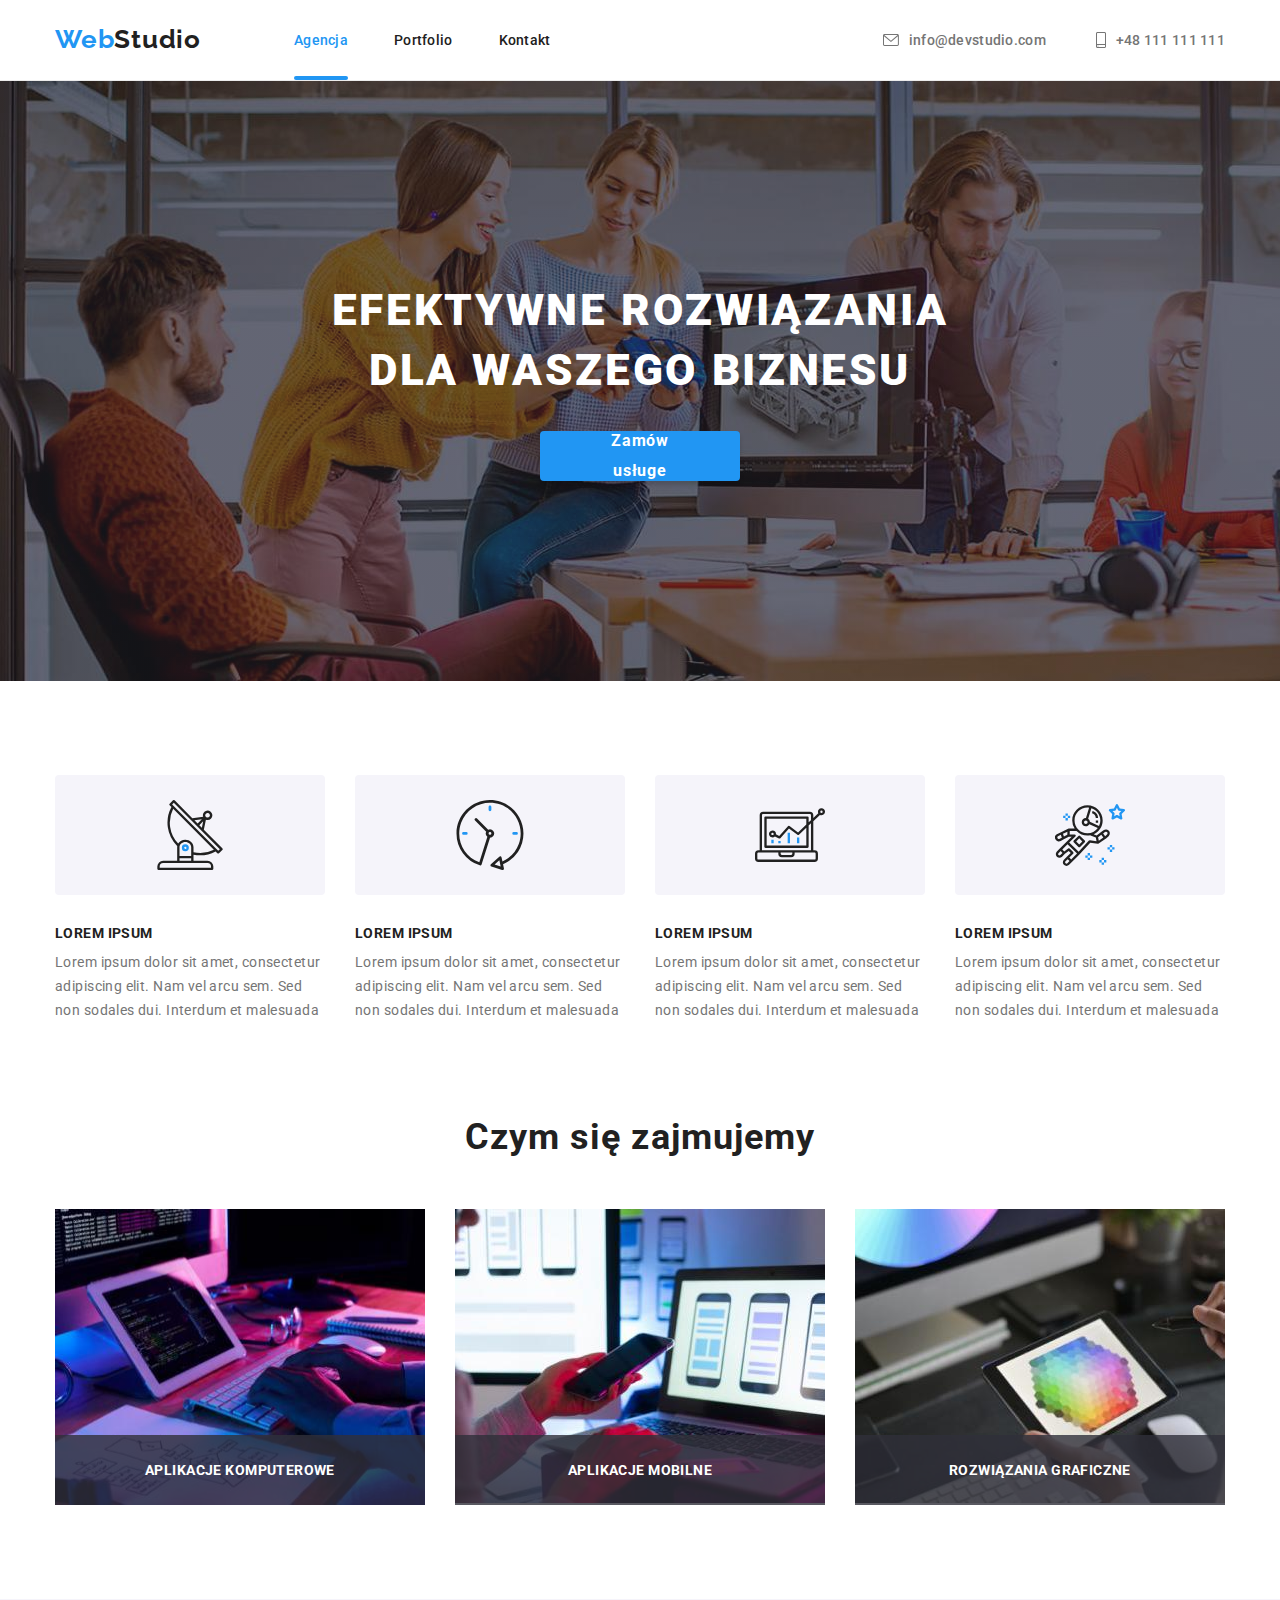
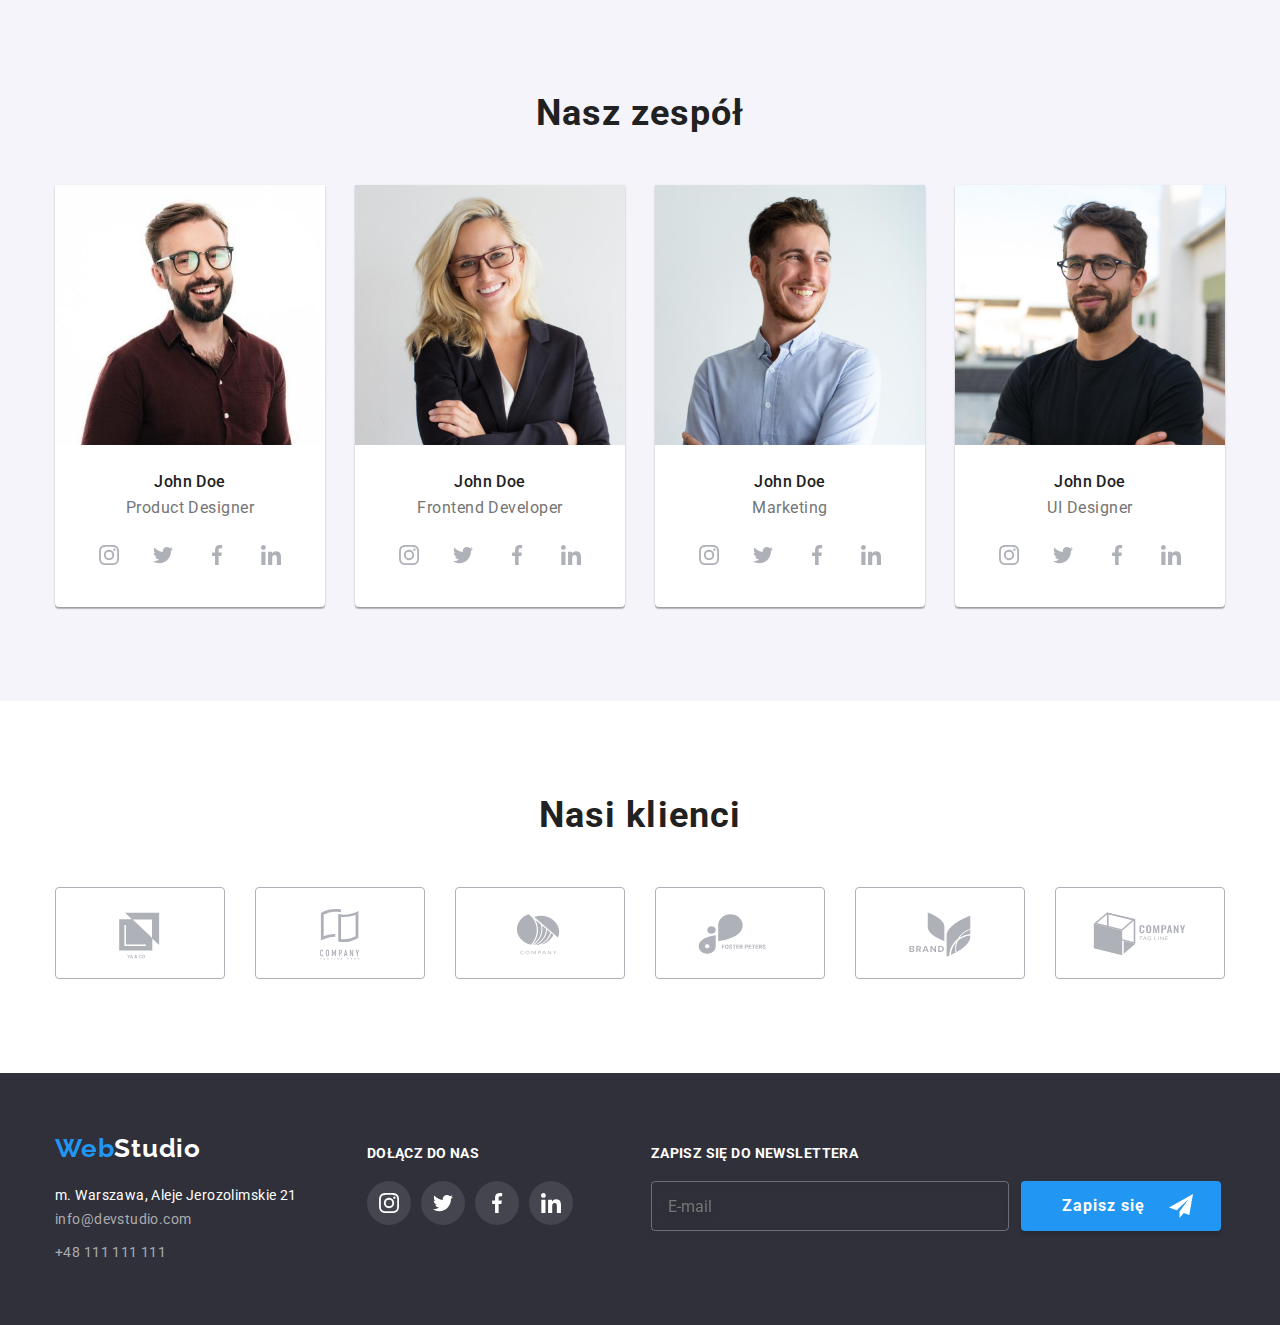
<file: index.html>
<!DOCTYPE html>
<html lang="pl">
<head>
    <meta charset="UTF-8">
    <meta http-equiv="X-UA-Compatible" content="IE=edge">
    <meta name="viewport" content="width=device-width, initial-scale=1.0">       
    <link
      rel="stylesheet"
      href="https://cdnjs.cloudflare.com/ajax/libs/modern-normalize/1.1.0/modern-normalize.min.css"
      as="style"
    />
    <link rel="preconnect" href="https://fonts.googleapis.com" />
    <link rel="preconnect" href="https://fonts.gstatic.com" crossorigin />
   
    <link href="https://fonts.googleapis.com/css2?family=Raleway:wght@700&family=Roboto:wght@400;500;700;900&display=swap"
          rel="stylesheet"
    />
    <link rel="stylesheet" href="css/main.min.css" />
    <title>Document</title>


</head>

<body>
  <header class="header">
    <div class="container">   
    <a class="logo" href="index.html"
					>Web<span class="logo__accent--dark-theme">Studio</span></a
				>

    <nav class="navigation">
      <ul class="navigation__list list">
        <li class="navigation__item">
          <a class="navigation__link navigation__link--active" href="index.html"
            >Agencja</a
          >

        </li>
        <li class="navigation__item">
          <a class="navigation__link" href="portfolio.html"
            >Portfolio</a
          >

        </li>
        <li class="navigation__item">
          <a class="navigation__link" href="#">Kontakt</a>
        </li>
        
      </ul>
    </nav>
    
      <a class="email" href="mailto:info@devstudio.com">
      <svg class="email__icon">
        <use href="images/icons.svg#envelope"></use>
      </svg>info@devstudio.com</a>
    <a href="tel:+48111111111" class="phone-number">
    <svg class="phone-number__icon">
      <use href="images/icons.svg#smartphone"></use>
    </svg>+48 111 111 111</a>
    </div>

    </header>

    
  

      <!-- Sekcja HERO-->
      <section class="hero">
     <div class="hero__container">
        <h1 class="hero__header">EFEKTYWNE ROZWIĄZANIA DLA WASZEGO BIZNESU</h1>
        <button class="primary-btn" type="button" data-modal-open>Zamów usługe</button>
      </div>
      </section>
        <div class="backdrop is-hidden" data-modal>
          <div class="modal">
            <button type="button" class="close-btn" data-modal-close>
              <svg class="close-btn__icon">
                <use href="images/icons.svg#close-icon"></use>
              </svg>
            </button>
            <h2 class="modal__header">Zostaw swoje dane w formularzu poniżej</h2>
            <form 
              action="#" 
              name="contact_form" 
              autocomplete="on" 
              class="modal__form">
              <label 
                for="modal-form-input-username" 
                class="modal__label">Imie
              </label>
            
              <div class="modal__input-position">
                <input 
                  type="text" 
                  name="username" 
                  class="modal__input" 
                  id="modal-form-input-username" 
                  required />
                <svg class="modal__icon">
                  <use href="images/icons.svg#person-black"></use>
                </svg>
              </div>
            
              <label 
              for="modal-form-input-phonenumber" 
              class="modal__label">Telefon</label>

              <div class="modal__input-position">
                <input 
                type="tel" 
                name="userphone" 
                class="modal__input" 
                id="modal-form-input-phonenumber" 
                required />
                <svg class="modal__icon">
                  <use href="images/icons.svg#phone-black"></use>
                </svg>
              </div>
              <label 
                for="modal-form-input-useremail" 
                class="modal__label">Email</label>

              <div class="modal__input-position">
                <input 
                  type="email" 
                  name="useremail" 
                  class="modal__input" 
                  id="modal-form-input-useremail" 
                  required />
                <svg class="modal__icon">
                  <use href="images/icons.svg#email-black"></use>
                </svg>
              </div>
              <label 
                for="modal-form-textarea" 
                class="modal__label">Komentarz</label>
              <textarea 
                name="userfeedback" 
                id="modal-form-textarea" 
                class="modal__textarea"
                placeholder="Wprowadź tekst"></textarea>
              <div class="modal__checkbox--position">
                <input 
                  type="checkbox" 
                  name="accept-terms" 
                  id="modal-form-checkbox"
                  class="modal__checkbox visually-hidden" 
                  required />
            
                <label 
                  for="modal-form-checkbox" 
                  class="modal__terms">Oświadczam iż akceptuję
                  <a href="#" class="modal__links"> Regulamin</a> i
                  <a href="#" class="modal__links">Politykę Prywatności.</a>
                </label>
          </div>
          <button type="submit" class="primary-btn">Wyślij</button>
          </form>
        </div>
        </div>

<!-- Nasze atuty / Our atributes-->
<main>
<section class="atributes">
  <div class="container">
  <h2 hidden>Nasze atuty</h2>
  <ul class="atributes__list list">
    <li class="atributes__item">
      <div class="atributes__icon-wrapper">
        <svg class="atributes__icon">
          <use href="images/icons.svg#antenna"></use>
        </svg>
      </div>
      <p class="atributes__header">LOREM IPSUM</p>
      <p class="atributes__text">
                Lorem ipsum dolor sit amet, consectetur adipiscing elit. Nam vel arcu sem. Sed non sodales dui. Interdum et malesuada
            </p>
          </li>
          <li class="atributes__item">
            <div class="atributes__icon-wrapper">
              <svg class="atributes__icon">
                <use href="images/icons.svg#clock"></use>
              </svg>
            </div>
            <p class="atributes__header">LOREM IPSUM</p>
            <p class="atributes__text">                          
                Lorem ipsum dolor sit amet, consectetur adipiscing elit. Nam vel arcu sem. Sed non sodales dui. Interdum et malesuada
            </p>
            <li class="atributes__item">
              <div class="atributes__icon-wrapper">
                <svg class="atributes__icon">
                  <use href="images/icons.svg#diagram"></use>
                </svg>
                </div>
              <p class="atributes__header">LOREM IPSUM</p>
              <p class="atributes__text">
                Lorem ipsum dolor sit amet, consectetur adipiscing elit. Nam vel arcu sem. Sed non sodales dui. Interdum et malesuada
            </p>
          </li>
          <li class="atributes__item">
            <div class="atributes__icon-wrapper">
              <svg class="atributes__icon">
                <use href="images/icons.svg#astronaut"></use>
              </svg>
              </div>
            <p class="atributes__header">LOREM IPSUM</p>
            <p class="atributes__text">
                Lorem ipsum dolor sit amet, consectetur adipiscing elit. Nam vel arcu sem. Sed non sodales dui. Interdum et malesuada
            </p>
          </li>
        </ul>
        </div>        
      </section>


      <!-- Czym się zajmujemy / What we do-->
      <section class="what-we-do-list section">
        <div class="container">
          <h2 class="second-header">Czym się zajmujemy</h2>
        <ul class="what-we-do__list list">
          <li class="what-we-do__item">
            
            <!-- Nazwy folderów piszę zawsze z małej litery! -->
            <img
              class="what-we-do__img"
              src="images/image1.jpg"
              alt="monitor, keyboard and laptop"
              width="370"
              height="296"
            />
            <span class="what-we-do__text">Aplikacje komputerowe</span>
          </li>
          <li class="what-we-do__item">
            <img
              class="what-we-do__img"
              src="images/image2.jpg"
              alt="phone and laptop"
              width="370"
              height="294"
            />
            <span class="what-we-do__text">Aplikacje mobilne</span>
          </li>
          <li class="what-we-do__item">
            <img
              class="what-we-do__img"
              src="images/image3.jpg"
              alt="color palette tablet"
              width="370"
              height="294"
            />
            <span class="what-we-do__text">Rozwiązania graficzne</span>
          </li>
        </ul>
        </div>
      </section>


      <!-- Nasz zespół-->          
      <section class="our-team section">
        <div class="container">
        <h2 class="second-header">Nasz zespół</h2>
        <ul class="our-team__list list">
          <li class="our-team__item">
            <img
              class="our-team__img"
              src="images/person1.jpg"
              alt="guy with glasses"
              width="270"
              height="260"
            />
            <h3 class="our-team__employee">John Doe</h3>
            <p class="our-team__occupation">Product Designer</p>          
          <ul class="socials-list list">
          <li class="socials-list__item">
            <a href="#" class="socials-list__link">
              <svg class="socials-list__icon">
                <use href="images/icons.svg#instagram"></use>
              </svg>
              </a>
              </li>
              <li class="socials-list__item">
                <a href="#" class="socials-list__link">
                  <svg class="socials-list__icon">
                    <use href="images/icons.svg#twitter"></use>
                  </svg></a>
              </li>
              <li class="socials-list__item">
                <a href="#" class="socials-list__link">
                  <svg class="socials-list__icon">
                    <use href="images/icons.svg#facebook"></use>
                  </svg></a>
              </li>
              <li class="socials-list__item">
                <a href="#" class="socials-list__link">
                  <svg class="socials-list__icon">
                    <use href="images/icons.svg#linkedin"></use>
                  </svg>
                </a>
              </li>
              </ul>
              </li>
             <li class="our-team__item">
              <img
              class="our-team__img"
              src="images/person2.jpg"
              alt="woman in glasses"
              width="270"
              height="260"
            />
            
                 
            <h3 class="our-team__employee">John Doe</h3>
            <p class="our-team__occupation">Frontend Developer</p>
            <ul class="socials-list list">
            <li class="socials-list__item">
              <a href="#" class="socials-list__link">
                <svg class="socials-list__icon">
                  <use href="images/icons.svg#instagram"></use>
                </svg>
              </a>
            </li>
            <li class="socials-list__item">
              <a href="#" class="socials-list__link">
                <svg class="socials-list__icon">
                  <use href="images/icons.svg#twitter"></use>
                </svg>
              </a>
            </li>
            <li class="socials-list__item">
              <a href="#" class="socials-list__link">
                <svg class="socials-list__icon">
                  <use href="images/icons.svg#facebook"></use>
                </svg>
              </a>
            </li>
            <li class="socials-list__item">
              <a href="#" 
              class="socials-list__link">
              <svg class="socials-list__icon">
                  <use href="images/icons.svg#linkedin"></use>
                </svg>
              </a>
            </li>
          </ul>
        </li>
          <li class="our-team__item">
            <img
              class="our-team__img"
              src="images/person3.jpg"
              alt="guy without glasses"
              width="270"
              height="260"
            />

            <h3 class="our-team__employee">John Doe</h3>
            <p class="our-team__occupation">Marketing</p>     
            <ul class="socials-list list">
            <li class="socials-list__item">
              <a href="#" class="socials-list__link">
                <svg class="socials-list__icon">
                  <use href="images/icons.svg#instagram"></use>
                </svg>
              </a>
            </li>
            <li class="socials-list__item">
              <a href="#" class="socials-list__link">
                <svg class="socials-list__icon">
                  <use href="images/icons.svg#twitter"></use>
                </svg>
              </a>
            </li>
            <li class="socials-list__item">
              <a href="#" class="socials-list__link">
                <svg class="socials-list__icon">
                  <use href="images/icons.svg#facebook"></use>
                </svg>
              </a>
            </li>
            <li class="socials-list__item">
              <a href="#" class="socials-list__link">
                <svg class="socials-list__icon">
                  <use href="images/icons.svg#linkedin"></use>
                </svg>
              </a>
            </li>
          </ul>
        </li>
          <li class="our-team__item">
            <img
              class="our-team__img"
              src="images/person4.jpg"
              alt="guy with glasses"
              width="270"
              height="260"
            />
            <h3 class="our-team__employee">John Doe</h3>
            <p class="our-team__occupation">UI Designer</p>
            <ul class="socials-list list">
              <li class="socials-list__item">
                <a href="#" class="socials-list__link">
                  <svg class="socials-list__icon">
                    <use href="images/icons.svg#instagram"></use>
                  </svg>
                </a>
              </li>
              <li class="socials-list__item">
                <a href="#" class="socials-list__link">
                  <svg class="socials-list__icon">
                    <use href="images/icons.svg#twitter"></use>
                  </svg>
                </a>
              </li>
              <li class="socials-list__item">
                <a href="#" class="socials-list__link">
                  <svg class="socials-list__icon">
                    <use href="images/icons.svg#facebook"></use>
                  </svg>
                </a>
              </li>
              <li class="socials-list__item">
                <a href="#" class="socials-list__link">
                  <svg class="socials-list__icon">
                    <use href="images/icons.svg#linkedin"></use>
                  </svg>
                </a>              
          </li>
        </ul>
        </li>
        </ul>
        </div>
      </section>

      <!-- Our Clients -->
      <section class="our-clients section">
        <div class="container">
          <h2 class="second-header">Nasi klienci</h2>
          <ul class="our-clients__list list">
            <li class="our-clients__item">
              <a href="#" class="our-clients__link">
                <svg class="our-clients__icon">
                  <use href="images/icons.svg#Client1"></use>
                </svg>
              </a>
            </li>
            <li class="our-clients__item">
              <a href="#" class="our-clients__link">
                <svg class="our-clients__icon">
                  <use href="images/icons.svg#Client2"></use>
                </svg></a>
            </li>
            <li class="our-clients__item">
              <a href="#" class="our-clients__link">
                <svg class="our-clients__icon">
                  <use href="images/icons.svg#Client3"></use>
                </svg></a>
            </li>
            <li class="our-clients__item">
              <a href="#" class="our-clients__link">
                <svg class="our-clients__icon">
                  <use href="images/icons.svg#Client4"></use>
                </svg></a>
            </li>
            <li class="our-clients__item">
              <a href="#" class="our-clients__link">
                <svg class="our-clients__icon">
                  <use href="images/icons.svg#Client5"></use>
                </svg></a>
            </li>
            <li class="our-clients__item">
              <a href="#" class="our-clients__link">
                <svg class="our-clients__icon">
                  <use href="images/icons.svg#Client6"></use>
                </svg></a>
            </li>
          </ul>
        </div>
      </section>
      </main>


    <!-- Footer -->
      <footer class="footer">
      <div class="container">
      <div class="address-wrapper">
      <a class="logo" href="index.html"
        >Web<span class="logo__accent--light-theme">Studio</span></a
      >
      <address class="address">
        <ul class="address-list list">
          <li class="address__item">
            <a
              class="address-list__link address-list__link--light-theme"
              href="https://goo.gl/maps/AZBb3oWcoWajxazx5"
              target="_blank"
              >m. Warszawa, Aleje Jerozolimskie 21</a
            >
          </li>
          <li class="address-list__item">
            <a class="address-list__link" href="mailto:info@devstudio.com"
              >info@devstudio.com</a
            >
          </li>
          <li class="address-list__item">
            <a class="address-list__link" href="tel:+48111111111"
              >+48 111 111 111</a
            >
          </li>
        </ul>
      </address>
    </div>
    <div class="join-us__wrapper">
      <p class="join-us">DOŁĄCZ DO NAS</p>
      <ul class="socials-list list">
        <li class="socials-list__item social-padding">
          <a href="#" class="socials-list__link join-us--grey-link-theme">
            <svg class="socials-list__icon join-us--white-icon-theme">
              <use href="images/icons.svg#instagram"></use>
            </svg>
          </a>
        </li>
        <li class="socials-list__item social-padding">
          <a href="#" class="socials-list__link join-us--grey-link-theme">
            <svg class="socials-list__icon join-us--white-icon-theme">
              <use href="images/icons.svg#twitter"></use>
            </svg></a>
        </li>
        <li class="socials-list__item social-padding">
          <a href="#" class="socials-list__link join-us--grey-link-theme">
            <svg class="socials-list__icon join-us--white-icon-theme">
              <use href="images/icons.svg#facebook"></use>
            </svg></a>
        </li>
        <li class="socials-list__item social-padding">
          <a href="#" class="socials-list__link join-us--grey-link-theme">
            <svg class="socials-list__icon join-us--white-icon-theme">
              <use href="images/icons.svg#linkedin"></use>
            </svg></a>
        </li>
      </ul>
    </div>
    <div class="sign-up__wrapper">
    <p class="sing-up">Zapisz się do newslettera</p>
    <form 
        action="#" 
        class="sign-up__form" 
        name="signup_form" 
        autocomplete="on"
        >

      <input class="sign-up__input" 
        type="email" 
        name="email" 
        placeholder="E-mail" 
        required />
    
      <button class="primary-btn sign-up__btn" 
              type="submit">
              Zapisz się
        <svg class="sign-up__icon">
          <use href="images/icons.svg#icon-send"></use>
        </svg>
      </button>
    </form>
    </div>
    </div>
    </footer>

    <script src="js/modal.js"></script>

    </body>
</html>
</file>
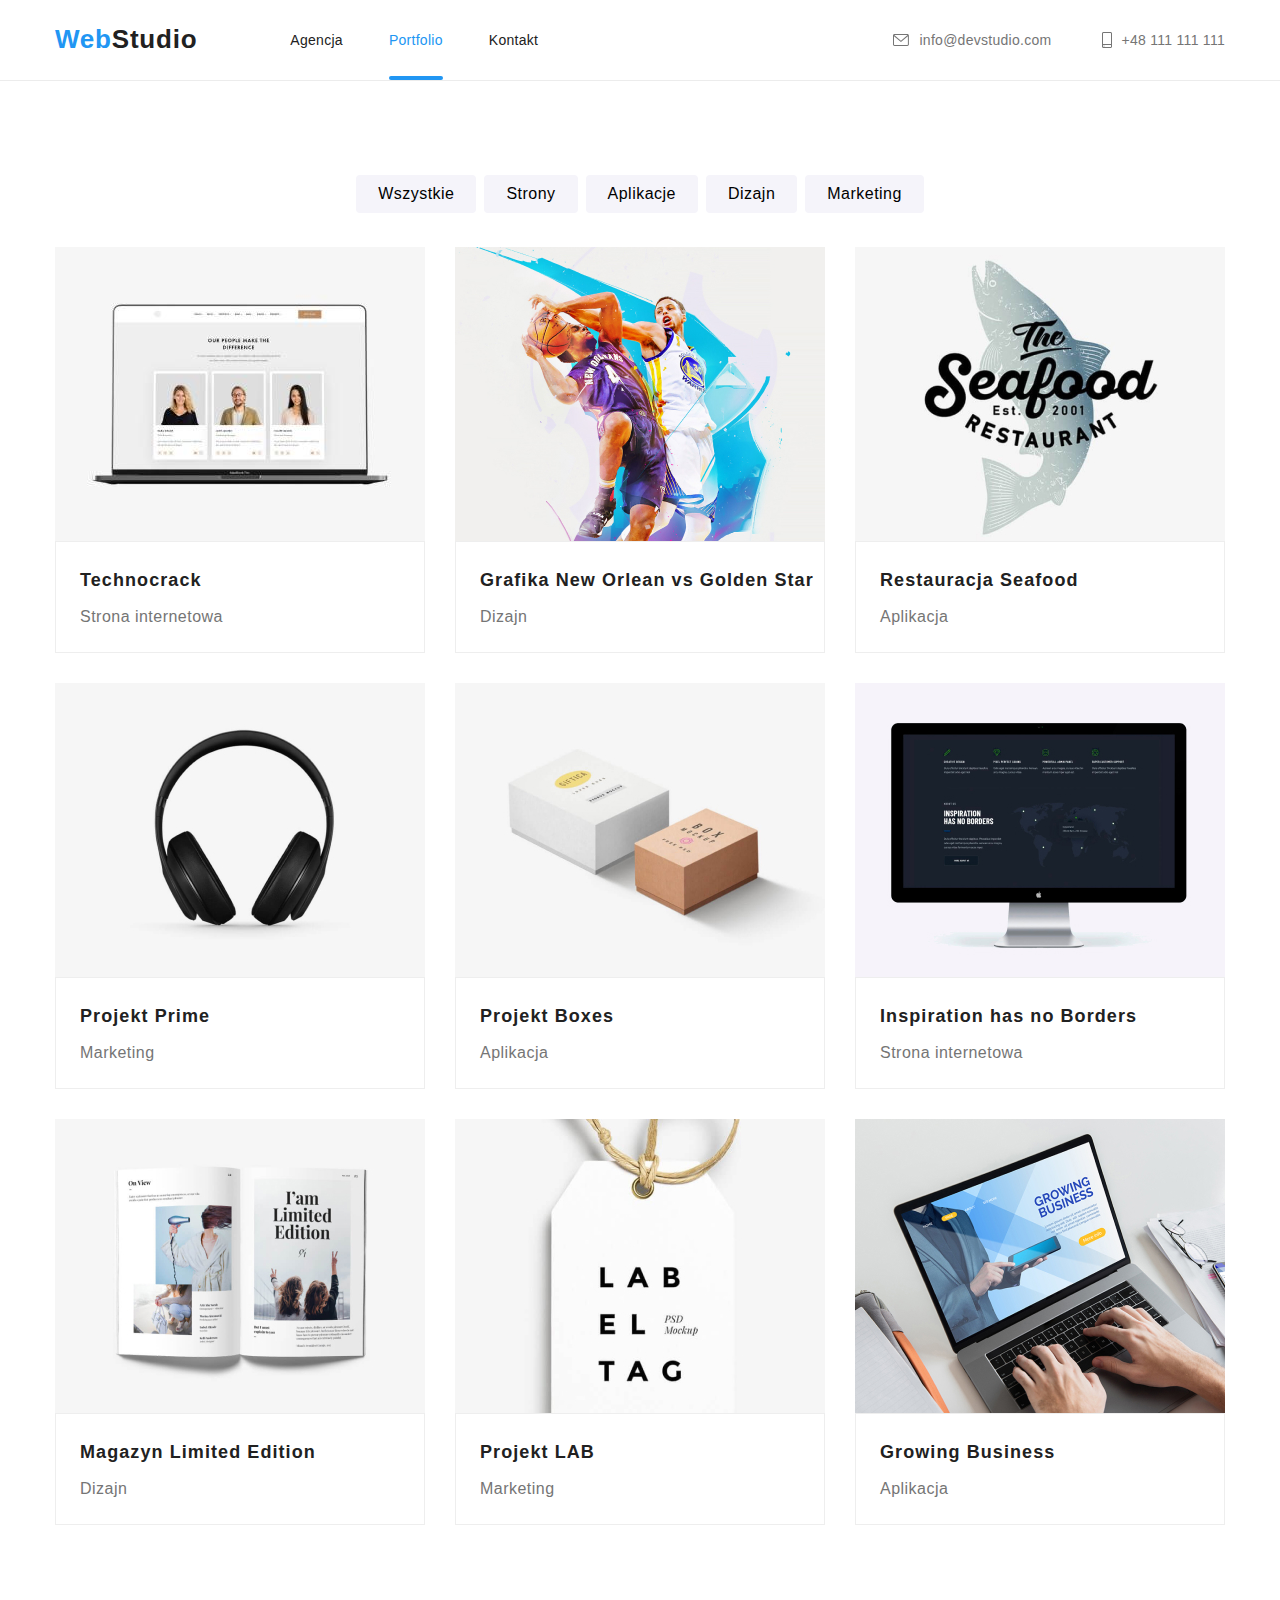
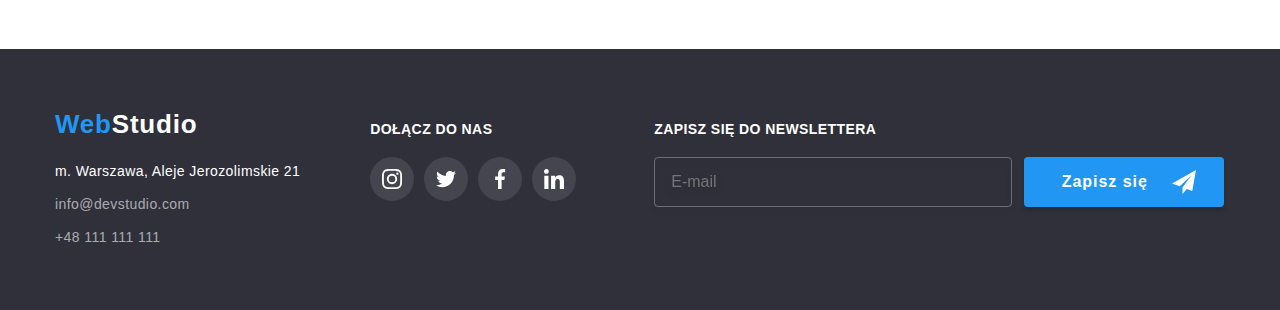
<file: portfolio.html>
<!DOCTYPE html>
<html lang="en">
  
<!--NAGŁÓWEK-->
<head>
    <meta charset="UTF-8"/>
    <meta name="viewport" content="width=device-width, initial-scale=1.0"/>
    <link rel="stylesheet" href="css/style.css"/>
    <link rel="preconnect" href="https://fonts.googleapis.com" />
    <link rel="preconnect" href="https://fonts.gstatic.com" crossorigin />
    <link
            href="https://cdnjs.cloudflare.com/ajax/libs/modern-normalize/1.1.0/modern-normalize.min.css"
      rel="stylesheet"
    />
    <!-- href="https://fonts.googleapis.com/css2?family=Festive&family=Qahiri&family=Raleway:wght@700&family=Roboto:wght@400;500;700;900&family=Rubik:wght@300&display=swap" -->
    <link rel="stylesheet" href="css/main.min.css" />
    <title>Dokument wewnętrzny</title>
</head>
  
<!--BODY-->
<body>

  <!--HEADER-->
  <header class="header">
    <div class="container">
      <a class="logo" href="index.html">Web<span class="logo__accent--dark-theme">Studio</span></a>
  
      <nav class="navigation">
        <ul class="navigation__list list">
          <li class="navigation__item">
            <a class="navigation__link" href="index.html">Agencja</a>
          </li>
          <li class="navigation__item">
            <a class="navigation__link navigation__link--active" href="portfolio.html">Portfolio</a>
          </li>
          <li class="navigation__item">
            <a class="navigation__link" href="#">Kontakt</a>
          </li>
        </ul>
      </nav>
      <a class="email" href="mailto:info@devstudio.com">
        <svg class="email__icon">
          <use href="images/icons.svg#envelope"></use>
        </svg>info@devstudio.com</a>
      <a href="tel:+48111111111" class="phone-number">
        <svg class="phone-number__icon">
          <use href="images/icons.svg#smartphone"></use>
        </svg>
        +48 111 111 111</a>
    </div>
  </header>

  <!--TREŚĆ GŁÓWNA Z FILTRAMI-->
  <main>
     <section class="section container">
      <ul class="filters__list list">
        <li class="filters__item">
          <button class="filters__btn" type="button">Wszystkie</button>
        </li>
        <li class="filters__item">
          <button class="filters__btn" type="button">Strony</button>
        </li>
        <li class="filters__item">
          <button class="filters__btn" type="button">Aplikacje</button>
        </li>
        <li class="filters__item">
          <button class="filters__btn" type="button">Dizajn</button>
        </li>
        <li class="filters__item">
          <button class="filters__btn" type="button">Marketing</button>
        </li>
      </ul>

      <ul class="projects__list list">
        <li class="projects__item">
          <div class="projects__wrapper">
            <img 
            class="projects__img" 
            src="images/laptopscreen.jpg" 
            alt="laptopscreen" 
            width="370" 
            height="294" />

            <div class="projects__text-popup">
              <p>
                Technocrack jest popularną platformą wykorzystywaną do
                rozpowszechniania koronawirusa. Firmy wykorzystują tę
                platformę do celów szpiegowskich i ataków na
                niezabezpieczone serwery konkurencji
              </p>
            </div>
          </div>
          <div class="projects__border">
            <p class="projects__title">Technocrack</p>
            <p class="projects__type">Strona internetowa</p>
          </div>
        </li>
        <li class="projects__item">
          <div class="projects__wrapper">
            <img 
            class="projects__img" 
            src="images/neworleangraphic.jpg" 
            alt="Basketball: New Orlean vs Golden Star"
              width="370" 
              height="294" />

            <div class="projects__text-popup">
              <p>
                Technocrack jest popularną platformą wykorzystywaną do
                rozpowszechniania koronawirusa. Firmy wykorzystują tę
                platformę do celów szpiegowskich i ataków na
                niezabezpieczone serwery konkurencji
              </p>
            </div>
          </div>
          <div class="projects__border">
            <p class="projects__title">
              Grafika New Orlean vs Golden Star
            </p>
            <p class="projects__type">Dizajn</p>
          </div>
        </li>
        <li class="projects__item">
          <div class="projects__wrapper">
            <img 
            class="projects__img" 
            src="images/seafoodlogo.jpg" 
            alt="Seafood leaflet" 
            width="370" 
            height="294" />
            <div class="projects__text-popup">
              <p>
                Technocrack jest popularną platformą wykorzystywaną do
                rozpowszechniania koronawirusa. Firmy wykorzystują tę
                platformę do celów szpiegowskich i ataków na
                niezabezpieczone serwery konkurencji
              </p>
            </div>
          </div>
          <div class="projects__border">
            <p class="projects__title">Restauracja Seafood</p>
            <p class="projects__type">Aplikacja</p>
          </div>
        </li>
        <li class="projects__item">
          <div class="projects__wrapper">
            <img 
            class="projects__img" 
            src="images/headphones.jpg" 
            alt="speakers for the mentor" 
            width="370"
            height="294" />

            <div class="projects__text-popup">
              <p>
                Technocrack jest popularną platformą wykorzystywaną do
                rozpowszechniania koronawirusa. Firmy wykorzystują tę
                platformę do celów szpiegowskich i ataków na
                niezabezpieczone serwery konkurencji
              </p>
            </div>
          </div>
          <div class="projects__border">
            <p class="projects__title">Projekt Prime</p>
            <p class="projects__type">Marketing</p>
          </div>
        </li>
        <li class="projects__item">
          <div class="projects__wrapper">
            <img 
            class="projects__img" 
            src="images/twoboxes.jpg" 
            alt="two cubes" width="370" 
            height="294" />

            <div class="projects__text-popup">
              <p>
                Technocrack jest popularną platformą wykorzystywaną do
                rozpowszechniania koronawirusa. Firmy wykorzystują tę
                platformę do celów szpiegowskich i ataków na
                niezabezpieczone serwery konkurencji
              </p>
            </div>
          </div>
          <div class="projects__border">
            <p class="projects__title">Projekt Boxes</p>
            <p class="projects__type">Aplikacja</p>
          </div>
        </li>
        <li class="projects__item">
          <div class="projects__wrapper">
            <img 
            class="projects__img" 
            src="images/darkscreen.jpg" 
            alt="monitor with dark screen" 
            width="370"
            height="294" />
            <div class="projects__text-popup">

              <p>
                Technocrack jest popularną platformą wykorzystywaną do
                rozpowszechniania koronawirusa. Firmy wykorzystują tę
                platformę do celów szpiegowskich i ataków na
                niezabezpieczone serwery konkurencji
              </p>
            </div>
          </div>
          <div class="projects__border">
            <p class="projects__title">Inspiration has no Borders</p>
            <p class="projects__type">Strona internetowa</p>
          </div>
        </li>
        <li class="projects__item">
          <div class="projects__wrapper">
            <img 
            class="projects__img" 
            src="images/magazine.jpg" 
            alt="Limited magazine" 
            width="370" 
            height="294" />

            <div class="projects__text-popup">
              <p>
                Technocrack jest popularną platformą wykorzystywaną do
                rozpowszechniania koronawirusa. Firmy wykorzystują tę
                platformę do celów szpiegowskich i ataków na
                niezabezpieczone serwery konkurencji
              </p>
            </div>
          </div>
          <div class="projects__border">
            <p class="projects__title">Magazyn Limited Edition</p>
            <p class="projects__type">Dizajn</p>
          </div>
        </li>
        <li class="projects__item">
          <div class="projects__wrapper">
            <img class="projects__img" 
            src="images/whitelabel.jpg" 
            alt="white label with label" 
            width="370"
            height="294" />
            <div class="projects__text-popup">
              <p>
                Technocrack jest popularną platformą wykorzystywaną do
                rozpowszechniania koronawirusa. Firmy wykorzystują tę
                platformę do celów szpiegowskich i ataków na
                niezabezpieczone serwery konkurencji
              </p>
            </div>
          </div>
          <div class="projects__border">
            <p class="projects__title">Projekt LAB</p>
            <p class="projects__type">Marketing</p>
          </div>
        </li>
        <li class="projects__item">
          <div class="projects__wrapper">
            <img 
            class="projects__img" 
            src="images/writingonthelaptop.jpg" 
            alt="writing on the laptop" 
            width="370"
              height="294" />

            <div class="projects__text-popup">
              <p>
                Technocrack jest popularną platformą wykorzystywaną do
                rozpowszechniania koronawirusa. Firmy wykorzystują tę
                platformę do celów szpiegowskich i ataków na
                niezabezpieczone serwery konkurencji
              </p>
            </div>
          </div>
          <div class="projects__border">
            <p class="projects__title">Growing Business</p>
            <p class="projects__type">Aplikacja</p>
          </div>
        </li>
      </ul>
      </div>
      </section>
    </main>


  <!-- STOPKA -->
<footer class="footer">
  <div class="container">
    <div class="address-wrapper">
      <a class="logo" href="index.html">Web<span class="logo__accent--light-theme">Studio</span></a>
      <address class="address">
        <ul class="address-list list">
          <li class="address-list__item">
            <a class="address-list__link address-list__link--light-theme" href="https://goo.gl/maps/AZBb3oWcoWajxazx5"
              target="_blank">m. Warszawa, Aleje Jerozolimskie 21</a>
          </li>
          <li class="address-list__item">
            <a class="address-list__link" href="mailto:info@devstudio.com">info@devstudio.com</a>
          </li>
          <li class="address-list__item">
            <a class="address-list__link" href="tel:+48111111111">+48 111 111 111</a>
          </li>
        </ul>
      </address>
    </div>
    <div class="join-us__wrapper">
      <p class="join-us">DOŁĄCZ DO NAS</p>
      <ul class="socials-list list">
        <li class="socials-list__item social-padding">
          <a href="#" class="socials-list__link join-us--grey-link-theme">
            <svg class="socials-list__icon join-us--white-icon-theme">
              <use href="images/icons.svg#instagram"></use>
            </svg>
          </a>
        </li>
        <li class="socials-list__item social-padding">
          <a href="#" class="socials-list__link join-us--grey-link-theme"><svg
              class="socials-list__icon join-us--white-icon-theme">
              <use href="images/icons.svg#twitter"></use>
            </svg></a>
        </li>
        <li class="socials-list__item social-padding">
          <a href="#" class="socials-list__link join-us--grey-link-theme"><svg
              class="socials-list__icon join-us--white-icon-theme">
              <use href="images/icons.svg#facebook"></use>
            </svg></a>
        </li>
        <li class="socials-list__item social-padding">
          <a href="#" class="socials-list__link join-us--grey-link-theme"><svg
              class="socials-list__icon join-us--white-icon-theme">
              <use href="images/icons.svg#linkedin"></use>
            </svg></a>
        </li>
      </ul>
    </div>
    <div class="sign-up__wrapper">
      <p class="sing-up">Zapisz się do newslettera</p>
      <form action="#" class="sign-up__form" name="signup_form" autocomplete="on">
        <input class="sign-up__input" type="email" name="email" placeholder="E-mail" required />

        <button class="primary-btn sign-up__btn primary-btn_footer" type="submit">
          Zapisz się
          <svg class="sign-up__icon">
            <use href="images/icons.svg#icon-send"></use>
          </svg>
      </button>
    </form>
  </div>
 </div>
</footer>  
</body>
</html>
</file>
<file: css/style.css>
.visually-hidden {
  position: absolute !important;
  top: 18px;
  left: 14px;
  clip: rect(1px 1px 1px 1px);
  clip: rect(1px, 1px, 1px, 1px);
  padding: 0 !important;
  border: 0 !important;
  height: 1px !important;
  width: 1px !important;
  overflow: hidden;
}

body {
  font-family: "Roboto", sans-serif;
  color: #212121;
}
button {
  font-family: inherit;
}

h1,
h2,
h3,
h4,
h5,
h6 {
  margin: 0;
  padding: 0;
}

p {
  margin: 0;
  padding: 0;
}

ul,
ol {
  margin: 0;
  padding: 0;  
}

.list {
  list-style: none;
}

img {
  display: block;
}

a {
  text-decoration: none;
}

.container {
  width: 1200px;
  padding: 0 15px;
  margin: 0 auto;
}

.footer .container {
  padding-top: 60px;
  display: flex;
}

.header .container {
  display: flex;
  align-items: center;
}

.section {
  padding-top: 94px;
  padding-bottom: 94px;
}

.close-btn {
  display: flex;
  justify-content: center;
  align-items: center;
  position: absolute;
  top: 8px;
  right: 8px;
  width: 30px;
  height: 30px;
  border-radius: 50%;
  background: #ffffff;
  border: 1px solid rgba(0, 0, 0, 0.1);
  cursor: pointer;
}

.close-btn__icon {
  width: 18px;
  height: 18px;
}

.logo {
  font-family: "Raleway", sans-serif;
  font-style: normal;
  font-weight: 700;
  font-size: 26px;
  line-height: 1.192;
  letter-spacing: 0.03em;
  color: #2196f3;
  padding-top: 24px;
  padding-bottom: 25px;
  margin-right: 93px;
}

.logo__accent--dark-theme {
  color: #212121;
}

.logo__accent--light-theme {
  color: #ffffff;
}

.backdrop {
  position: fixed;
  display: flex;
  background: rgba(0, 0, 0, 0.2);
  left: 0;
  right: 0;
  top: 0;
  bottom: 0;
  transition: transform 250ms cubic-bezier(0.4, 0, 0.2, 1), opacity 250ms cubic-bezier(0.4, 0, 0.2, 1), visibility 250ms cubic-bezier(0.4, 0, 0.2, 1);
}

.is-hidden {
  visibility: hidden;
  opacity: 0;
  pointer-events: none;
  transform: scale(10%);
}

.modal {
  width: 528px;
  min-height: 581px;
  background: #ffffff;
  box-shadow: 0px 1px 3px rgba(0, 0, 0, 0.12), 0px 1px 1px rgba(0, 0, 0, 0.14), 0px 2px 1px rgba(0, 0, 0, 0.2);
  border-radius: 4px;
  margin: auto;
  position: relative;
  padding: 0 40px;
}

.modal__header {
  font-weight: 700;
  font-size: 20px;
  line-height: 1.15;
  text-align: center;
  letter-spacing: 0.03em;
  padding: 40px 0 12px;
}

.modal__form {
  display: flex;
  flex-direction: column;
}

.modal__label {
  font-weight: normal;
  font-size: 12px;
  line-height: 1.167;
  letter-spacing: 0.01em;
  color: #757575;
  margin-bottom: 4px;
}

.modal__icon {
  width: 18px;
  height: 18px;
  position: absolute;
  left: 12px;
  top: 11px;
  fill: currentColor;
  transition: color 250ms cubic-bezier(0.4, 0, 0.2, 1);
}

.modal__links {
  text-decoration-line: underline;
  text-decoration-skip-ink: none;
  color: #2196f3;
}

.modal__input {
  position: relative;
  border: 1px solid rgba(33, 33, 33, 0.2);
  border-radius: 4px;
  height: 40px;
  padding-left: 42px;
  width: 100%;
  margin-bottom: 10px;
  transition: border-color 250ms cubic-bezier(0.4, 0, 0.2, 1);
}

.modal__input:focus {
  outline: none;
  border-color: #2196f3;
}

.modal__input:focus + .modal__icon {
  color: #2196f3;
}

.modal__input--position {
  position: relative;
}

.modal__textarea {
  width: 100%;
  height: 120px;
  padding: 12px 16px;
  border: 1px solid rgba(33, 33, 33, 0.2);
  border-radius: 4px;
  margin-bottom: 20px;
  resize: none;
  transition: border-color 250ms cubic-bezier(0.4, 0, 0.2, 1);
}

.modal__textarea:focus {
  outline: none;
  border-color: #2196f3;
}

.modal__textarea::placeholder {
  font-weight: 400;
  font-size: 16px;
  line-height: 1.167;
  letter-spacing: 0.01em;
  color: rgba(117, 117, 117, 0.5);
}

.modal__terms {
  display: inline-block;
  width: 100%;
  font-weight: 400;
  font-size: 14px;
  line-height: 1.714;
  letter-spacing: 0.03em;
  color: #757575;
  text-align: center;
}

.modal__terms::before {
  position: absolute;
  top: 3px;
  left: 6px;
  display: inline-block;
  content: "";
  width: 16px;
  height: 16px;
  border: 2px solid #212121;
  border-radius: 1px;
  transition: background-color 250ms cubic-bezier(0.4, 0, 0.2, 1), border 250ms cubic-bezier(0.4, 0, 0.2, 1);
}

.modal__checkbox--position {
  margin-bottom: 30px;
  position: relative;
}

.modal__checkbox:checked + .modal__terms::before {
  background-color: #2196f3;
  border: none;
  background-image: url(../images/submit-icon.svg);
  background-repeat: no-repeat;
  background-position: center;
}

.primary-btn {
  background-color: #2196f3;
  box-shadow: 0px 4px 4px rgba(0, 0, 0, 0.15);
  border-radius: 4px;
  font-weight: 700;
  font-size: 16px;
  line-height: 1.875;
  display: flex;
  align-items: center;
  justify-content: center;
  text-align: center;
  letter-spacing: 0.06em;
  color: #ffffff;
  padding: 10px 41px;
  margin: 0 auto;
  border: none;
  width: 200px;
  height: 50px;
}

.primary-btn:hover {
  cursor: pointer;
}

.socials-list {
  display: flex;
  align-items: center;
  justify-content: center;
  margin-bottom: 30px;
}

.socials-list__icon {
  width: 20px;
  height: 20px;
  fill: currentColor;
}

.socials-list__item:not(:last-child) {
  padding-right: 10px;
}

.socials-list__link {
  display: flex;
  align-items: center;
  justify-content: center;
  width: 44px;
  height: 44px;
  border-radius: 50%;
  padding: 12px;
  color: #afb1b8;
  transition: background-color 250ms cubic-bezier(0.4, 0, 0.2, 1), color 250ms cubic-bezier(0.4, 0, 0.2, 1);
}

.socials-list__link:hover, .socials-list__link:focus {
  background-color: #2196f3;
  color: #ffffff;
}

.second-header {
  font-weight: 700;
  font-size: 36px;
  line-height: 1.166;
  text-align: center;
  letter-spacing: 0.03em;
  padding-bottom: 50px;
}

.header {
  border-bottom: 1px solid #ececec;
}

.navigation {
  display: flex;
}

.navigation__list {
  display: flex;
}

.navigation__item:not(:last-child) {
  margin-right: 46px;
}

.navigation__link {
  color: #212121;
  position: relative;
}

.navigation__link::after {
  content: "";
  width: 0;
  height: 4px;
  background: #2196f3;
  border-radius: 2px;
  position: absolute;
  bottom: -32px;
  right: 0;
  transition: width 250ms cubic-bezier(0.4, 0, 0.2, 1);
}

.navigation__link:hover:after, .navigation__link:focus:after {
  width: 100%;
  left: 0;
}

.navigation__link:hover, .navigation__link:focus {
  color: #2196f3;
}

.navigation__link.navigation__link--active {
  color: #2196f3;
  position: relative;
}

.navigation__link.navigation__link--active::after {
  content: "";
  width: 100%;
  height: 4px;
  background: #2196f3;
  border-radius: 2px;
  position: absolute;
  bottom: -32px;
}

.navigation__link,
.email,
.phone-number {
  font-style: normal;
  font-weight: 500;
  font-size: 14px;
  line-height: 1.142;
  letter-spacing: 0.02em;
  transition: color 250ms cubic-bezier(0.4, 0, 0.2, 1);
}

.email {
  margin-left: auto;
  margin-right: 50px;
}

.email,
.phone-number {
  color: #757575;
  display: flex;
  align-items: center;
}

.email:hover,
.email:focus,
.phone-number:hover,
.phone-number:focus {
  color: #2196f3;
}

.email__icon {
  width: 16px;
  height: 12px;
  margin-right: 10px;
  fill: currentColor;
}

.phone-number__icon {
  width: 10px;
  height: 16px;
  margin-right: 10px;
  fill: currentColor;
}

.hero__container {
  background-image: linear-gradient(rgba(47, 48, 58, 0.4), rgba(47, 48, 58, 0.4)), url(../images/images_mainpage/bgimg.jpg);
  background-repeat: no-repeat;
  background-size: cover;
  width: 1600px;
  height: 600px;
  margin: 0 auto;
}

.hero__header {
  font-weight: 900;
  font-size: 44px;
  line-height: 1.363;
  text-align: center;
  letter-spacing: 0.06em;
  text-transform: uppercase;
  color: #ffffff;
  padding: 200px 0 30px;
  width: 692px;
  margin: 0 auto;
}


.atributes {
  padding-top: 94px;
  padding-bottom: 0px;
}

.atributes__list {
  display: flex;
}

.atributes__item:not(:last-child) {
  padding-right: 30px;
}

.atributes--icon-wrapper {
  display: flex;
  align-items: center;
  justify-content: center;
  height: 120px;
  background-color: #f5f4fa;
  margin-bottom: 30px;
  border-radius: 4px;
}

.atributes__icon {
  width: 70px;
  height: 70px;
}

.atributes__header {
  font-weight: 700;
  font-size: 14px;
  line-height: 1.142;
  letter-spacing: 0.03em;
  text-transform: uppercase;
  padding-bottom: 10px;
}

.atributes__text {
  font-size: 14px;
  line-height: 1.714;
  letter-spacing: 0.03em;
  color: #757575;
}

.our-clients__list {
  display: flex;
  align-items: center;
  justify-content: space-between;
}

.our-clients__link {
  display: flex;
  align-items: center;
  justify-content: space-between;
  width: 170px;
  height: 92px;
  border: 1px solid #afb1b8;
  box-sizing: border-box;
  border-radius: 4px;
  padding: 17.71px 32px 14.25px;
  color: #afb1b8;
  transition: border-color 250ms cubic-bezier(0.4, 0, 0.2, 1), color 250ms cubic-bezier(0.4, 0, 0.2, 1);
}

.our-clients__link:hover, .our-clients__link:focus {
  border-color: #2196f3;
  color: #2196f3;
}

.our-clients__icon {
  width: 106px;
  height: 60px;
  fill: currentColor;
}

.our-team {
  background-color: #f5f4fa;
  margin: 0 auto;
}

.our-team__list {
  display: flex;
  justify-content: space-between;
}

.our-team__item {
  background-color: #ffffff;
  box-shadow: 0px 1px 3px rgba(0, 0, 0, 0.12), 0px 1px 1px rgba(0, 0, 0, 0.14), 0px 2px 1px rgba(0, 0, 0, 0.2);
  border-radius: 0px 0px 4px 4px;
}

.our-team__employee {
  font-weight: 500;
  font-size: 16px;
  line-height: 0.842;
  text-align: center;
  letter-spacing: 0.03em;
  padding-top: 30px;
  padding-bottom: 10px;
}

.our-team__occupation {
  font-size: 16px;
  line-height: 1.187;
  text-align: center;
  letter-spacing: 0.03em;
  color: #757575;
  padding-bottom: 16px;
}

.what-we-do__list {
  display: flex;
  justify-content: space-between;
}

.what-we-do__item {
  position: relative;
}

.what-we-do__text {
  font-weight: 700;
  font-size: 14px;
  line-height: 1.143;
  text-align: center;
  letter-spacing: 0.03em;
  text-transform: uppercase;
  color: #ffffff;
  width: 100%;
  height: 70px;
  display: flex;
  justify-content: center;
  align-items: center;
  background: rgba(47, 48, 58, 0.8);
  position: absolute;
  bottom: 0;
}

.footer {
  background-color: #2f303a;
  margin: 0 auto;
}

.address-list {
  padding-top: 20px;
}

.address-list__item:not(:last-child) {
  padding-bottom: 9px;
}

.address-list__item:last-child {
  padding-bottom: 60px;
}

.address-list__link {
  font-style: normal;
  font-size: 14px;
  line-height: 1.714;
  letter-spacing: 0.03em;
  color: rgba(255, 255, 255, 0.6);
  transition: color 250ms cubic-bezier(0.4, 0, 0.2, 1);
}

.address-list__link:hover, .address-list__link:focus {
  color: #2196f3;
}

.address-list__link--light-theme {
  color: #ffffff;
}

.join-us--grey-link-theme {
  background: rgba(255, 255, 255, 0.1);
}

.join-us--white-icon-theme {
  fill: #ffffff;
}

.join-us__wrapper {
  padding-left: 70px;
}

.sign-up__wrapper {
  padding-left: 78px;
}

.join-us,
.sing-up {
  font-weight: 700;
  font-size: 14px;
  line-height: 1.143;
  letter-spacing: 0.03em;
  text-transform: uppercase;
  color: #ffffff;
  padding-top: 12px;
  padding-bottom: 20px;
}

.sign-up__form {
  display: flex;
}

.sign-up__btn {
  position: relative;
  padding-right: 76px;
}

.sign-up__icon {
  position: absolute;
  width: 24px;
  height: 24px;
  right: 28px;
}

.sign-up__input {
  width: 358px;
  height: 50px;
  border: 1px solid rgba(255, 255, 255, 0.3);
  background-color: transparent;
  filter: drop-shadow(0px 4px 4px rgba(0, 0, 0, 0.15));
  border-radius: 4px;
  padding-left: 16px;
  margin-right: 12px;
  color: #ffffff;
}

.sign-up__input:focus {
  outline: none;
  border-color: #ffffff;
}

.sign-up__input:focus::placeholder {
  color: #ffffff;
}

.filters__list {
  display: flex;
  justify-content: center;
}

.filters__item:not(:last-child) {
  padding-right: 8px;
  padding-bottom: 34px;
}

.filters__btn {
  font-weight: 500;
  font-size: 16px;
  line-height: 1.625;
  text-align: center;
  letter-spacing: 0.03em;
  display: flex;
  align-items: center;
  background-color: #f5f4fa;
  border: none;
  border-radius: 4px;
  padding: 6px 22px;
  transition: background-color 250ms cubic-bezier(0.4, 0, 0.2, 1), color 250ms cubic-bezier(0.4, 0, 0.2, 1), box-shadow 250ms cubic-bezier(0.4, 0, 0.2, 1);
}

.filters__btn:hover, .filters__btn:focus {
  cursor: pointer;
  color: #ffffff;
  background-color: #2196f3;
  box-shadow: 0px 3px 1px rgba(0, 0, 0, 0.1), 0px 1px 2px rgba(0, 0, 0, 0.08), 0px 2px 2px rgba(0, 0, 0, 0.12);
}

.projects__list {
  display: flex;
  flex-wrap: wrap;
}

.projects__wrapper {
  position: relative;
  display: flex;
  overflow: hidden;
}

.projects__text-popup {
  position: absolute;
  bottom: 0;
  width: 100%;
  height: 100%;
  display: flex;
  align-items: center;
  padding-left: 24px;
  padding-right: 45px;
  font-weight: 400;
  font-size: 18px;
  line-height: 1.556;
  letter-spacing: 0.03em;
  color: #ffffff;
  background: rgba(33, 150, 243, 0.9);
  transform: translatey(100%);
  transition: transform 250ms cubic-bezier(0.4, 0, 0.2, 1);
}

.projects__border {
  border: 1px solid #eeeeee;
}

.projects__title {
  font-weight: 700;
  font-size: 18px;
  line-height: 2;
  letter-spacing: 0.06em;
  padding-top: 20px;
  padding-left: 24px;
}

.projects__type {
  font-size: 16px;
  line-height: 1.875;
  letter-spacing: 0.03em;
  color: #757575;
  padding-top: 4px;
  padding-bottom: 20px;
  padding-left: 24px;
}

.projects__item {
  margin-bottom: 30px;
  transition: box-shadow 250ms cubic-bezier(0.4, 0, 0.2, 1);
}

.projects__item:not(:nth-child(3n)) {
  margin-right: 30px;
}

.projects__item:hover {
  box-shadow: 0px 1px 1px rgba(0, 0, 0, 0.12), 0px 4px 4px rgba(0, 0, 0, 0.06), 1px 4px 6px rgba(0, 0, 0, 0.16);
}

.projects__item:hover .projects__text-popup {
  transform: translatey(0);
}
/*# sourceMappingURL=main.css.map */
</file>
<file: css/main.min.css>
.visually-hidden{position:absolute !important;top:18px;left:14px;clip:rect(1px 1px 1px 1px);clip:rect(1px, 1px, 1px, 1px);padding:0 !important;border:0 !important;height:1px !important;width:1px !important;overflow:hidden}body{font-family:"Roboto",sans-serif;color:#212121}button{font-family:inherit}h1,h2,h3,h4,h5,h6{margin:0;padding:0}p{margin:0;padding:0}ul,ol{margin:0;padding:0}img{display:block}a{text-decoration:none}.list{list-style:none}.container{width:1200px;padding:0 15px;margin:0 auto}.footer .container{padding-top:60px;display:flex}.header .container{display:flex;align-items:center}.section{padding-top:94px;padding-bottom:94px}.close-btn{display:flex;justify-content:center;align-items:center;position:absolute;top:8px;right:8px;width:30px;height:30px;border-radius:50%;background:#fff;border:1px solid rgba(0,0,0,0.1);cursor:pointer}.close-btn__icon{width:18px;height:18px}.logo{font-family:"Raleway",sans-serif;font-style:normal;font-weight:700;font-size:26px;line-height:1.192;letter-spacing:0.03em;color:#2196f3;padding-top:24px;padding-bottom:25px;margin-right:93px}.logo__accent--dark-theme{color:#212121}.logo__accent--light-theme{color:#fff}.backdrop{position:fixed;display:flex;background:rgba(0,0,0,0.2);left:0;right:0;top:0;bottom:0;transition:transform 250ms cubic-bezier(0.4, 0, 0.2, 1),opacity 250ms cubic-bezier(0.4, 0, 0.2, 1),visibility 250ms cubic-bezier(0.4, 0, 0.2, 1)}.is-hidden{visibility:hidden;opacity:0;pointer-events:none;transform:scale(10%)}.modal{width:528px;min-height:581px;background:#fff;box-shadow:0px 1px 3px rgba(0,0,0,0.12),0px 1px 1px rgba(0,0,0,0.14),0px 2px 1px rgba(0,0,0,0.2);border-radius:4px;margin:auto;position:relative;padding:0 40px}.modal__header{font-weight:700;font-size:20px;line-height:1.15;text-align:center;letter-spacing:0.03em;padding:40px 0 12px}.modal__form{display:flex;flex-direction:column}.modal__label{font-weight:normal;font-size:12px;line-height:1.167;letter-spacing:0.01em;color:#757575;margin-bottom:4px}.modal__icon{width:18px;height:18px;position:absolute;left:12px;top:11px;fill:currentColor;transition:color 250ms cubic-bezier(0.4, 0, 0.2, 1)}.modal__links{text-decoration-line:underline;text-decoration-skip-ink:none;color:#2196f3}.modal__input{position:relative;border:1px solid rgba(33,33,33,0.2);border-radius:4px;height:40px;padding-left:42px;width:100%;margin-bottom:10px;transition:border-color 250ms cubic-bezier(0.4, 0, 0.2, 1)}.modal__input:focus{outline:none;border-color:#2196f3}.modal__input:focus+.modal__icon{color:#2196f3}.modal__input-position{position:relative}.modal__textarea{width:100%;height:120px;padding:12px 16px;border:1px solid rgba(33,33,33,0.2);border-radius:4px;margin-bottom:20px;resize:none;transition:border-color 250ms cubic-bezier(0.4, 0, 0.2, 1)}.modal__textarea:focus{outline:none;border-color:#2196f3}.modal__textarea::placeholder{font-weight:400;font-size:16px;line-height:1.167;letter-spacing:0.01em;color:rgba(117,117,117,0.5)}.modal__terms{display:inline-block;width:100%;font-weight:400;font-size:14px;line-height:1.714;letter-spacing:0.03em;color:#757575;text-align:center}.modal__terms::before{position:absolute;top:3px;left:6px;display:inline-block;content:"";width:16px;height:16px;border:2px solid #212121;border-radius:1px;transition:background-color 250ms cubic-bezier(0.4, 0, 0.2, 1),border 250ms cubic-bezier(0.4, 0, 0.2, 1)}.modal__checkbox--position{margin-bottom:30px;position:relative}.modal__checkbox:checked+.modal__terms::before{background-color:#2196f3;border:none;background-image:url(../images/submit-icon.svg);background-repeat:no-repeat;background-position:center}.primary-btn{background-color:#2196f3;box-shadow:0px 4px 4px rgba(0,0,0,0.15);border-radius:4px;font-weight:700;font-size:16px;line-height:1.875;display:flex;align-items:center;justify-content:center;text-align:center;letter-spacing:0.06em;color:#fff;padding:10px 41px;margin:0 auto;border:none;width:200px;height:50px}.primary-btn:hover{cursor:pointer}.socials-list{display:flex;align-items:center;justify-content:center;margin-bottom:30px}.socials-list__icon{width:20px;height:20px;fill:currentColor}.socials-list__item:not(:last-child){padding-right:10px}.socials-list__link{display:flex;align-items:center;justify-content:center;width:44px;height:44px;border-radius:50%;padding:12px;color:#afb1b8;transition:background-color 250ms cubic-bezier(0.4, 0, 0.2, 1),color 250ms cubic-bezier(0.4, 0, 0.2, 1)}.socials-list__link:hover,.socials-list__link:focus{background-color:#2196f3;color:#fff}.second-header{font-weight:700;font-size:36px;line-height:1.166;text-align:center;letter-spacing:0.03em;padding-bottom:50px}.header{border-bottom:1px solid #ececec}.navigation{display:flex}.navigation__list{display:flex}.navigation__item:not(:last-child){margin-right:46px}.navigation__link{color:#212121;position:relative}.navigation__link::after{content:"";width:0;height:4px;background:#2196f3;border-radius:2px;position:absolute;bottom:-32px;right:0;transition:width 250ms cubic-bezier(0.4, 0, 0.2, 1)}.navigation__link:hover:after,.navigation__link:focus:after{width:100%;left:0}.navigation__link:hover,.navigation__link:focus{color:#2196f3}.navigation__link.navigation__link--active{color:#2196f3;position:relative}.navigation__link.navigation__link--active::after{content:"";width:100%;height:4px;background:#2196f3;border-radius:2px;position:absolute;bottom:-32px}.navigation__link,.email,.phone-number{font-style:normal;font-weight:500;font-size:14px;line-height:1.142;letter-spacing:0.02em;transition:color 250ms cubic-bezier(0.4, 0, 0.2, 1)}.email{margin-left:auto;margin-right:50px}.email,.phone-number{color:#757575;display:flex;align-items:center}.email:hover,.email:focus,.phone-number:hover,.phone-number:focus{color:#2196f3}.email__icon{width:16px;height:12px;margin-right:10px;fill:currentColor}.phone-number__icon{width:10px;height:16px;margin-right:10px;fill:currentColor}.hero__container{background-image:linear-gradient(rgba(47,48,58,0.4), rgba(47,48,58,0.4)),url(../images/backgrimg.jpg);background-repeat:no-repeat;background-size:cover;width:flex;height:600px;margin:0 auto}.hero__header{font-weight:900;font-size:44px;line-height:1.363;text-align:center;letter-spacing:0.06em;text-transform:uppercase;color:#fff;padding:200px 0 30px;width:692px;margin:0 auto}.atributes{padding-top:94px;padding-bottom:0px}.atributes__list{display:flex}.atributes__item:not(:last-child){padding-right:30px}.atributes__icon-wrapper{display:flex;align-items:center;justify-content:center;height:120px;background-color:#f5f4fa;margin-bottom:30px;border-radius:4px}.atributes__icon{width:70px;height:70px}.atributes__header{font-weight:700;font-size:14px;line-height:1.142;letter-spacing:0.03em;text-transform:uppercase;padding-bottom:10px}.atributes__text{font-size:14px;line-height:1.714;letter-spacing:0.03em;color:#757575}.our-clients__list{display:flex;align-items:center;justify-content:space-between}.our-clients__link{display:flex;align-items:center;justify-content:space-between;width:170px;height:92px;border:1px solid #afb1b8;box-sizing:border-box;border-radius:4px;padding:17.71px 32px 14.25px;color:#afb1b8;transition:border-color 250ms cubic-bezier(0.4, 0, 0.2, 1),color 250ms cubic-bezier(0.4, 0, 0.2, 1)}.our-clients__link:hover,.our-clients__link:focus{border-color:#2196f3;color:#2196f3}.our-clients__icon{width:106px;height:60px;fill:currentColor}.our-team{background-color:#f5f4fa;margin:0 auto}.our-team__list{display:flex;justify-content:space-between}.our-team__item{background-color:#fff;box-shadow:0px 1px 3px rgba(0,0,0,0.12),0px 1px 1px rgba(0,0,0,0.14),0px 2px 1px rgba(0,0,0,0.2);border-radius:0px 0px 4px 4px}.our-team__employee{font-weight:500;font-size:16px;line-height:0.842;text-align:center;letter-spacing:0.03em;padding-top:30px;padding-bottom:10px}.our-team__occupation{font-size:16px;line-height:1.187;text-align:center;letter-spacing:0.03em;color:#757575;padding-bottom:16px}.what-we-do__list{display:flex;justify-content:space-between}.what-we-do__item{position:relative}.what-we-do__text{font-weight:700;font-size:14px;line-height:1.143;text-align:center;letter-spacing:0.03em;text-transform:uppercase;color:#fff;width:100%;height:70px;display:flex;justify-content:center;align-items:center;background:rgba(47,48,58,0.8);position:absolute;bottom:0}.footer{background-color:#2f303a;margin:0 auto}.address-list{padding-top:20px}.address-list__item:not(:last-child){padding-bottom:9px}.address-list__item:last-child{padding-bottom:60px}.address-list__link{font-style:normal;font-size:14px;line-height:1.714;letter-spacing:0.03em;color:rgba(255,255,255,0.6);transition:color 250ms cubic-bezier(0.4, 0, 0.2, 1)}.address-list__link:hover,.address-list__link:focus{color:#2196f3}.address-list__link--light-theme{color:#fff}.join-us--grey-link-theme{background:rgba(255,255,255,0.1)}.join-us--white-icon-theme{fill:#fff}.join-us__wrapper{padding-left:70px}.sign-up__wrapper{padding-left:78px}.join-us,.sing-up{font-weight:700;font-size:14px;line-height:1.143;letter-spacing:0.03em;text-transform:uppercase;color:#fff;padding-top:12px;padding-bottom:20px}.primary-btn_footer{padding:10px 37px}.sign-up__form{display:flex}.sign-up__btn{position:relative;padding-right:76px}.sign-up__icon{position:absolute;width:24px;height:24px;right:28px}.sign-up__input{width:358px;height:50px;border:1px solid rgba(255,255,255,0.3);background-color:transparent;filter:drop-shadow(0px 4px 4px rgba(0,0,0,0.15));border-radius:4px;padding-left:16px;margin-right:12px;color:#fff}.sign-up__input:focus{outline:none;border-color:#fff}.sign-up__input:focus::placeholder{color:#fff}.filters__list{display:flex;justify-content:center}.filters__item:not(:last-child){padding-right:8px;padding-bottom:34px}.filters__btn{font-weight:500;font-size:16px;line-height:1.625;text-align:center;letter-spacing:0.03em;display:flex;align-items:center;background-color:#f5f4fa;border:none;border-radius:4px;padding:6px 22px;transition:background-color 250ms cubic-bezier(0.4, 0, 0.2, 1),color 250ms cubic-bezier(0.4, 0, 0.2, 1),box-shadow 250ms cubic-bezier(0.4, 0, 0.2, 1)}.filters__btn:hover,.filters__btn:focus{cursor:pointer;color:#fff;background-color:#2196f3;box-shadow:0px 3px 1px rgba(0,0,0,0.1),0px 1px 2px rgba(0,0,0,0.08),0px 2px 2px rgba(0,0,0,0.12)}.projects__list{display:flex;flex-wrap:wrap}.projects__wrapper{position:relative;display:flex;overflow:hidden}.projects__text-popup{position:absolute;bottom:0;width:100%;height:100%;display:flex;align-items:center;padding-left:24px;padding-right:45px;font-weight:400;font-size:18px;line-height:1.556;letter-spacing:0.03em;color:#fff;background:rgba(33,150,243,0.9);transform:translatey(100%);transition:transform 250ms cubic-bezier(0.4, 0, 0.2, 1)}.projects__border{border:1px solid #eeeeee}.projects__title{font-weight:700;font-size:18px;line-height:2;letter-spacing:0.06em;padding-top:20px;padding-left:24px}.projects__type{font-size:16px;line-height:1.875;letter-spacing:0.03em;color:#757575;padding-top:4px;padding-bottom:20px;padding-left:24px}.projects__item{margin-bottom:30px;transition:box-shadow 250ms cubic-bezier(0.4, 0, 0.2, 1)}.projects__item:not(:nth-child(3n)){margin-right:30px}.projects__item:hover{box-shadow:0px 1px 1px rgba(0,0,0,0.12),0px 4px 4px rgba(0,0,0,0.06),1px 4px 6px rgba(0,0,0,0.16)}.projects__item:hover .projects__text-popup{transform:translatey(0)}
/*# sourceMappingURL=main.min.css.map */
</file>
